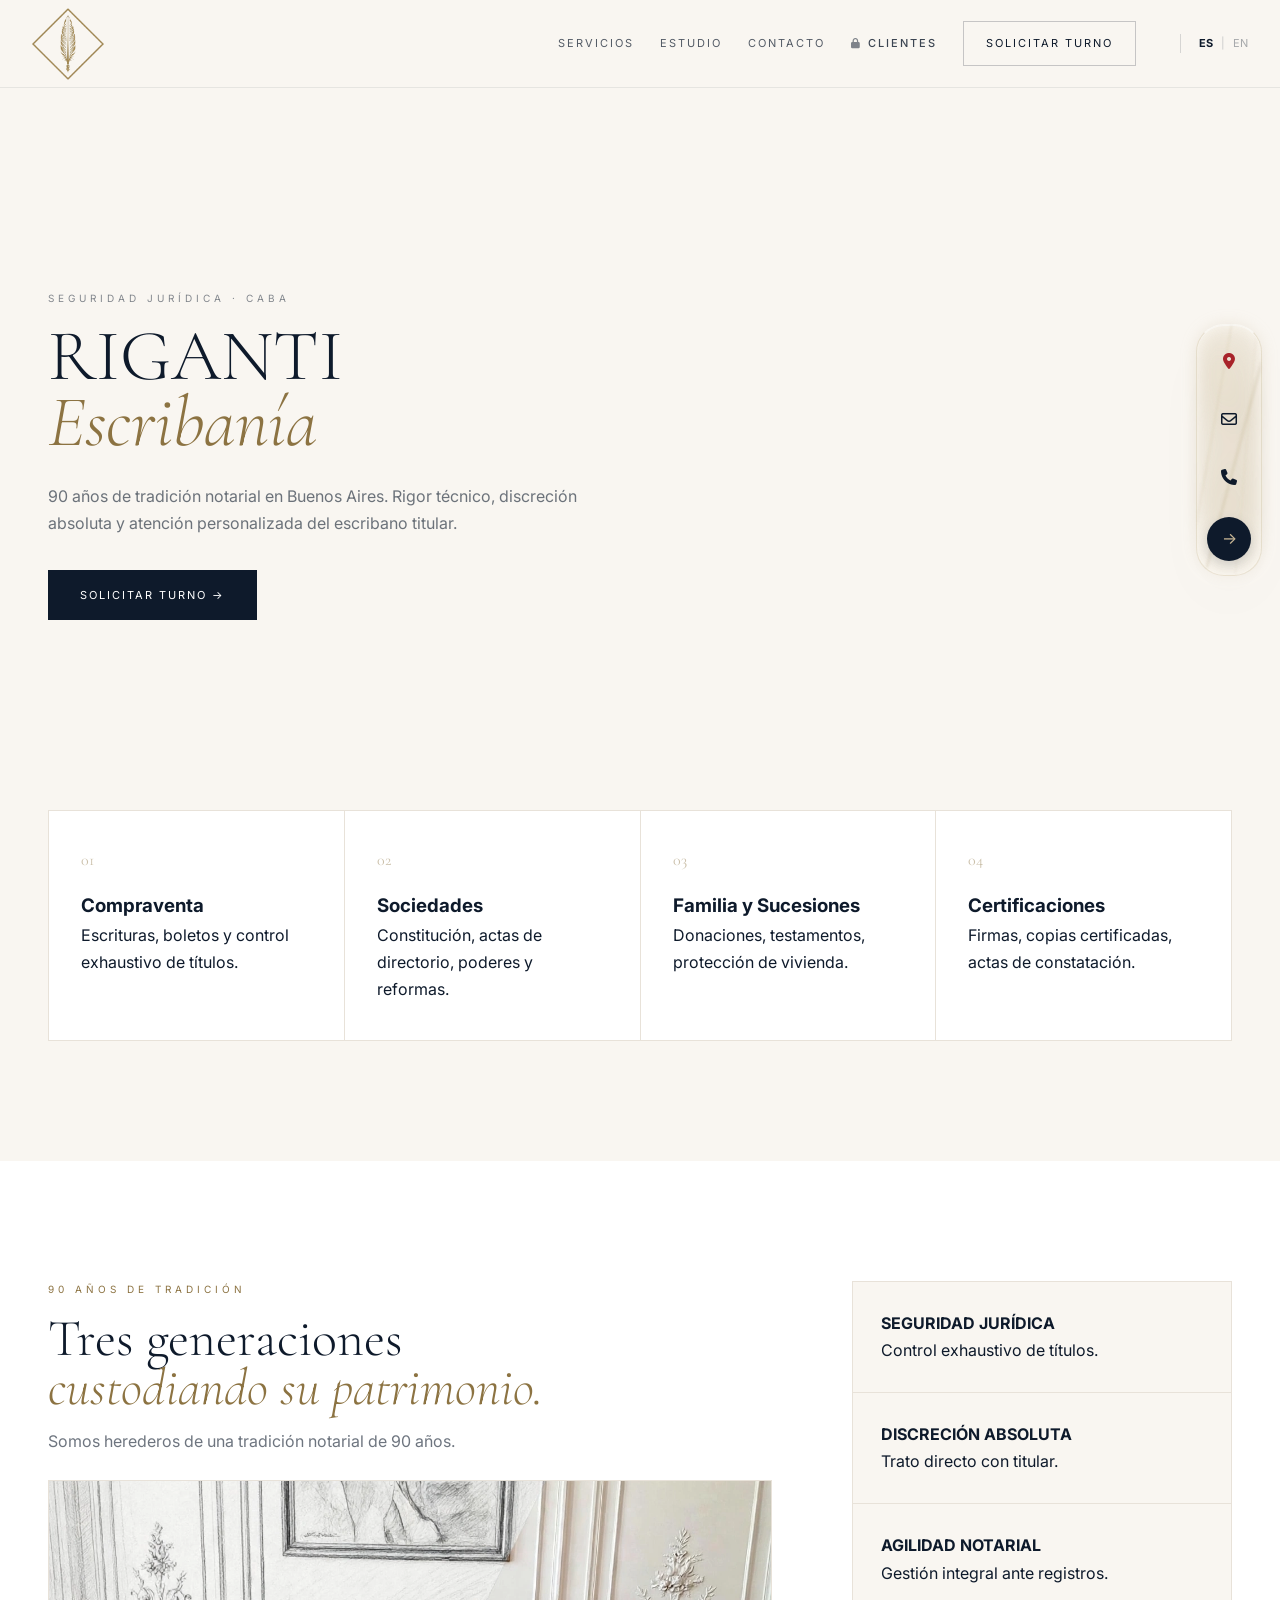
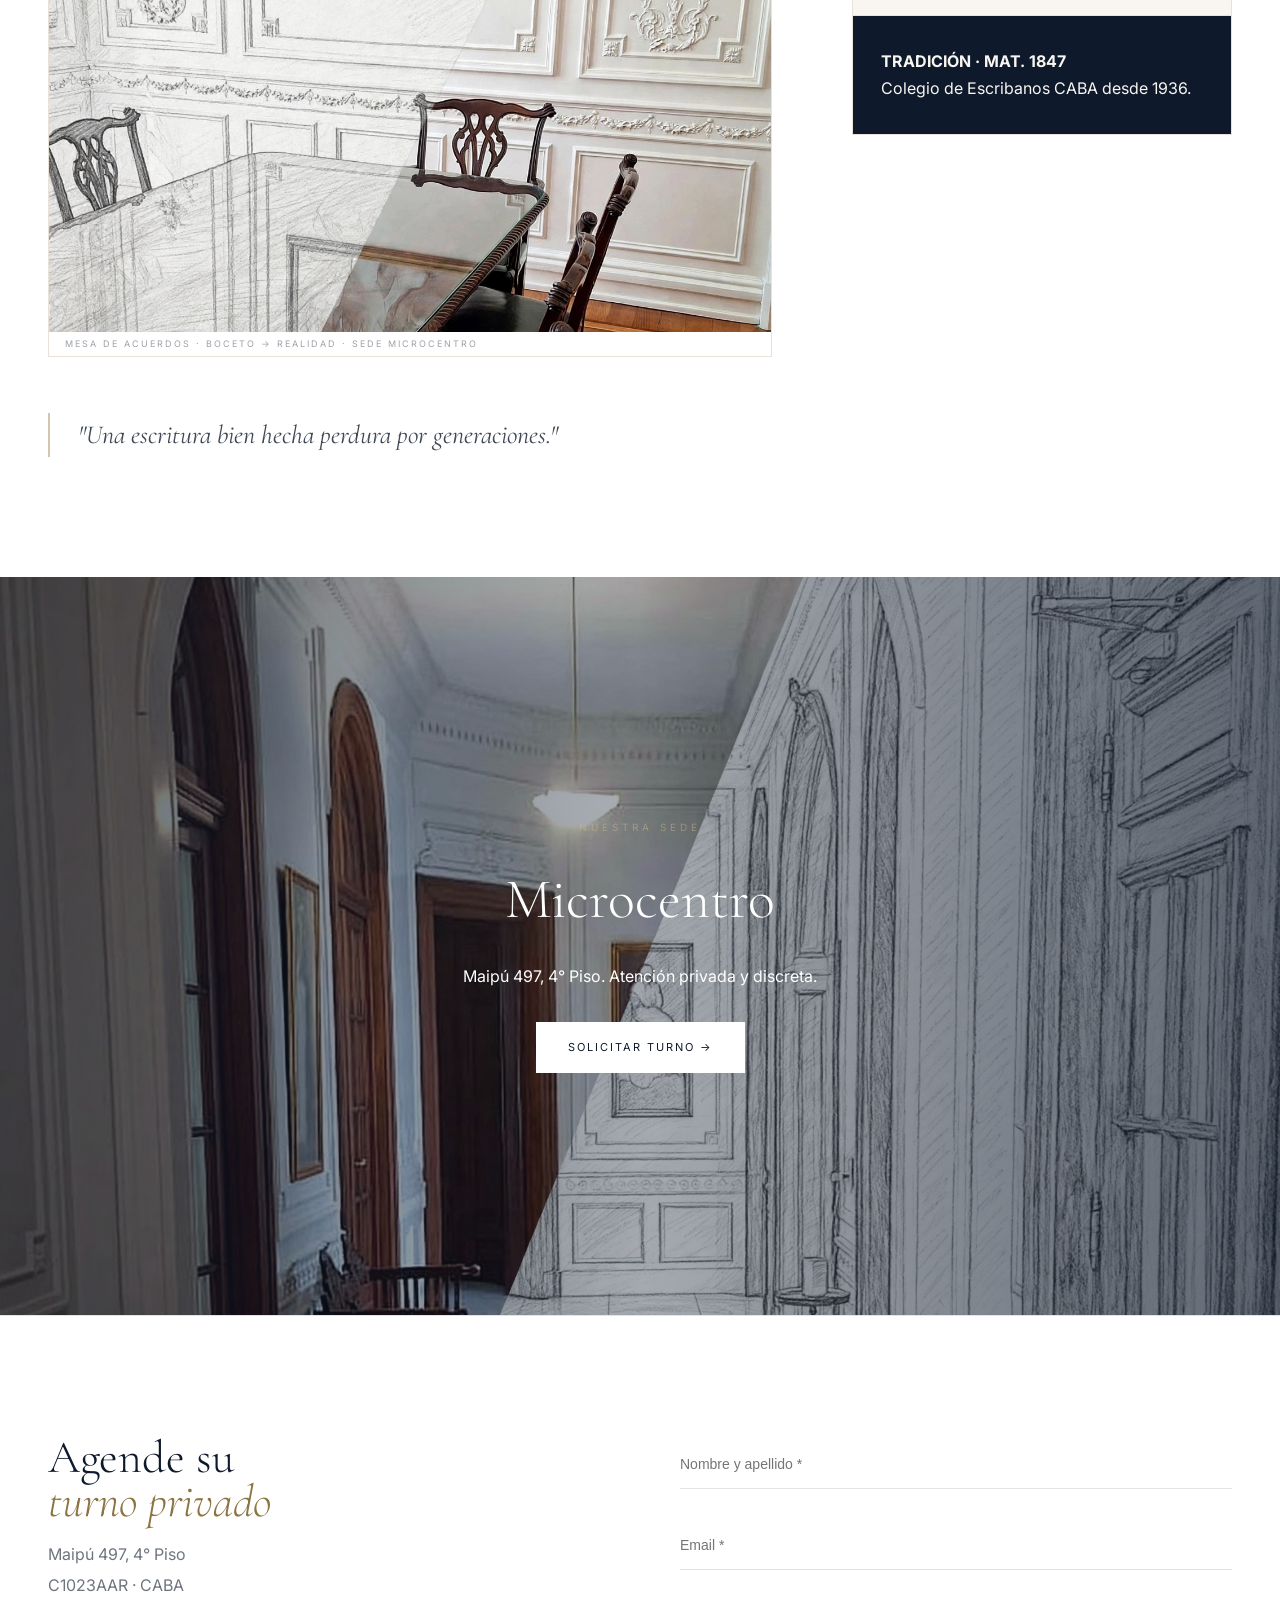
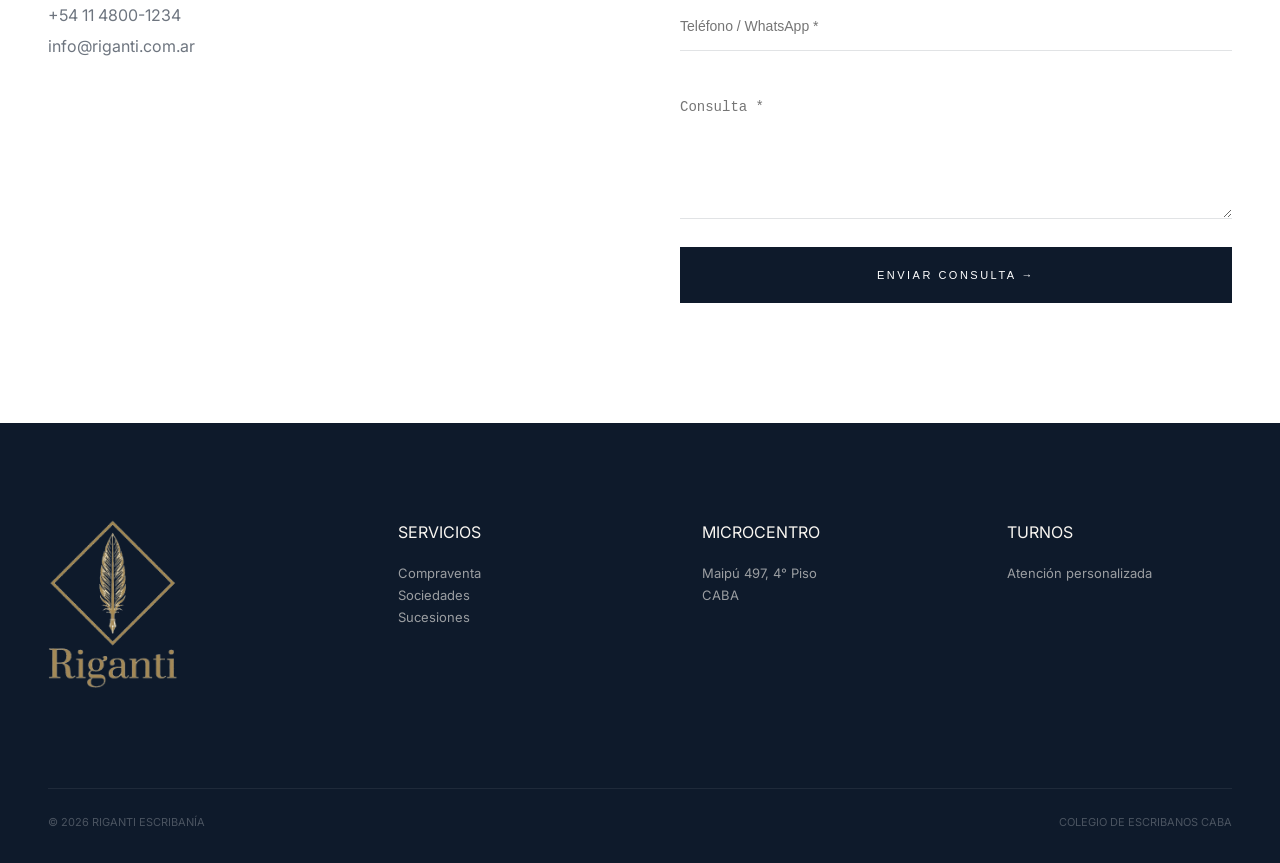
<file: index.html>
<!DOCTYPE html>
<html lang="es" class="scroll-smooth">
<head>
<meta charset="UTF-8">
<meta name="viewport" content="width=device-width, initial-scale=1.0">
<title>RIGANTI Escribanía | CABA</title>
<link rel="icon" type="image/png" href="favicon.png">
<link href="https://fonts.googleapis.com/css2?family=Cormorant+Garamond:ital,wght@0,300;0,400;0,600;1,300;1,400&family=Inter:wght@300;400;500;600&display=swap" rel="stylesheet">
<link rel="stylesheet" href="https://cdnjs.cloudflare.com/ajax/libs/font-awesome/6.5.0/css/all.min.css">
<style>
:root{--bg:#F9F6F1;--dark:#0E1A2B;--gold:#C9B896;--gold-d:#8C7342;--muted:rgba(14,26,43,.6);--border:#E8E2D9}
*{margin:0;padding:0;box-sizing:border-box}body{font-family:'Inter',sans-serif;background:var(--bg);color:var(--dark);line-height:1.7}
h1,h2{font-family:'Cormorant Garamond',serif;font-weight:300}.eyebrow{font-size:10px;letter-spacing:4px;opacity:.5;text-transform:uppercase;display:block;margin-bottom:16px}.eyebrow.gold{color:var(--gold-d);opacity:1}
.header-principal{position:fixed;top:0;left:0;right:0;z-index:1000;height:88px;display:flex;justify-content:space-between;align-items:center;padding:0 32px;background:rgba(249,246,241,.96);backdrop-filter:blur(14px);border-bottom:1px solid rgba(14,26,43,.08)}
.logo img{height:72px;width:auto;display:block}.nav-principal{display:flex;gap:26px;align-items:center}
.nav-principal a.nav-link{text-decoration:none;font-size:11px;letter-spacing:2px;color:var(--dark);opacity:.7}
.btn-header{border:1px solid rgba(14,26,43,.22);padding:12px 22px;text-decoration:none;font-size:11px;letter-spacing:2px;color:var(--dark)}
.lang-switch{margin-left:18px;border-left:1px solid rgba(14,26,43,.15);padding-left:18px;display:flex;gap:8px;font-size:11px;align-items:center}.active{font-weight:700}.inactive{opacity:.35;cursor:pointer}.sep{opacity:.2}
.nav-principal a.portal-link{color:var(--dark)!important;opacity:.8;display:inline-flex;align-items:center;gap:6px;font-weight:500;transition:.3s}.nav-principal a.portal-link:hover{color:var(--gold-d)!important;opacity:1!important}.nav-principal a.portal-link i{font-size:10px;opacity:.65;transform:translateY(-1px)}

/* ==========================================================================
   === MARMOL CARRARA 0.72 ETEREO + FILETE PULIDO + LACRE FIX + SHADOW ===
   ========================================================================== */
.barra-flotante-contacto {
  position: fixed !important;
  right: 18px !important;
  top: 50% !important;
  transform: translateY(-50%) !important;
  z-index: 9999 !important;
  display: flex !important;
  flex-direction: column !important;
  align-items: center !important;
  gap: 14px !important;
  
  /* 🏛️ EL FIX DE SILUETA: Restauramos la píldora perfecta con aire elegante */
  border-radius: 28px !important;
  padding: 14px 10px !important;
  width: auto !important;
  
  /* Tu exquisita base Carrara traslúcida y densa */
  background: rgba(253, 250, 244, 0.72) !important;
  backdrop-filter: blur(22px) saturate(160%) !important;
  -webkit-backdrop-filter: blur(22px) saturate(160%) !important;
  border: 1px solid rgba(201, 184, 150, 0.32) !important;
  border-top: 1px solid rgba(255, 255, 255, 0.8) !important;

  /* 🌌 LA MICRO-SOMBRA FANTASMA: Un suspiro de penumbra ultra-atenuado para despegar del blanco */
  box-shadow: 
    0 24px 64px rgba(14, 26, 43, 0.02),
    0 4px 16px rgba(14, 26, 43, 0.01),
    inset 0 1px 0 rgba(255, 255, 255, 0.95) !important;
}

/* Pseudo-elemento 1: Las nubes cromáticas de la piedra */
.barra-flotante-contacto::before {
  content: "" !important;
  position: absolute !important;
  inset: 0 !important; /* Corregido a 0 para que acompañe el contorno exacto de la píldora sin deformarse */
  border-radius: inherit !important;
  background: radial-gradient(ellipse 180px 220px at 28% 18%, rgba(201,184,150,0.26) 0%, rgba(201,184,150,0.12) 35%, transparent 68%),
             radial-gradient(ellipse 160px 200px at 72% 38%, rgba(140,115,66,0.16) 0%, transparent 65%),
             radial-gradient(ellipse 200px 140px at 45% 75%, rgba(201,184,150,0.20) 0%, transparent 60%),
             radial-gradient(ellipse 120px 120px at 65% 82%, rgba(140,115,66,0.10) 0%, transparent 70%) !important;
  filter: blur(8px) !important;
  pointer-events: none !important;
  z-index: 0 !important;
}

/* Pseudo-elemento 2: Las vetas finas minerales */
.barra-flotante-contacto::after {
  content: "" !important;
  position: absolute !important;
  inset: 0 !important;
  border-radius: inherit !important;
  background: linear-gradient(100deg, transparent 30%, rgba(201,184,150,0.18) 32%, transparent 34%),
             linear-gradient(105deg, transparent 55%, rgba(140,115,66,0.14) 57%, transparent 59%),
             linear-gradient(95deg, transparent 68%, rgba(201,184,150,0.12) 70%, transparent 72%) !important;
  filter: blur(1.2px) !important;
  pointer-events: none !important;
  z-index: 0 !important;
}

/* Iconos superiores (WhatsApp, sobre, teléfono) */
.item-flotante {
  width: 44px !important;
  height: 44px !important;
  display: flex !important;
  align-items: center !important;
  justify-content: center !important;
  color: var(--dark) !important;
  text-decoration: none !important;
  position: relative !important;
  z-index: 2 !important;
  transition: all 0.3s cubic-bezier(.25,1,.5,1) !important;
}

/* Botón inferior de acción azul noche */
.item-flotante.item-dorado {
  background: var(--dark) !important;
  color: var(--gold) !important;
  border-radius: 50% !important;
  margin-top: 4px !important;
  box-shadow: 0 4px 12px rgba(14,26,43,0.15) !important;
}

/* LACRE - SELECTOR CORREGIDO NATIVO */
.barra-flotante-contacto a.item-flotante:first-child i {
  color: #a8232a !important;
  font-size: 16px !important;
  opacity: 1 !important;
  transition: all 0.3s cubic-bezier(0.25, 1, 0.5, 1) !important;
}

/* Micro-animación líquida en el pin rojo al apoyar el cursor */
.barra-flotante-contacto a.item-flotante:first-child:hover i {
  color: #ce2c35 !important;
  transform: translateY(-3px) scale(1.05) !important;
}

.hero{min-height:90vh;padding:180px 48px 80px;display:flex;align-items:center}.hero-wrapper{max-width:820px}.hero h1{font-size:72px;line-height:.92;margin-bottom:28px}.hero h1 i{font-style:italic;color:var(--gold-d)}.hero p{max-width:560px;color:var(--muted)}
.btn-hero{display:inline-block;margin-top:32px;background:var(--dark);color:#fff;padding:16px 32px;text-decoration:none;font-size:11px;letter-spacing:2px}
.seccion-servicios{padding:0 48px 120px}.grid-servicios{display:grid;grid-template-columns:repeat(4,1fr);gap:1px;background:var(--border);border:1px solid var(--border)}.card-serv{background:#fff;padding:36px 32px}.card-num{font-family:'Cormorant Garamond',serif;color:rgba(140,115,66,.45);margin-bottom:16px}
.section-estudio{padding:120px 48px;background:#fff}.estudio-main{max-width:1280px;margin:0 auto;display:grid;grid-template-columns:1.15fr 380px;gap:80px;align-items:start}.valores-col{display:flex;flex-direction:column;gap:1px;background:var(--border);border:1px solid var(--border);position:sticky;top:120px}.tarjeta-valor{background:var(--bg);padding:28px}.tarjeta-valor.dark{background:var(--dark);color:#F9F6F1;padding:32px 28px}
.boceto-full-wrap{width:100%;overflow:hidden;border:1px solid var(--border);margin-top:24px;line-height:0}.boceto-full-img{width:100%;height:auto;aspect-ratio:16/10;object-fit:cover;display:block}.boceto-caption{display:block;padding:12px 16px;font-size:9px;letter-spacing:2px;opacity:.4;text-transform:uppercase;background:#fff}
.section-estudio blockquote{margin:56px 0 0 0;padding-left:28px;border-left:2px solid var(--gold);font-family:'Cormorant Garamond',serif;font-style:italic;font-size:26px;opacity:.8;max-width:520px}
.seccion-cierre{position:relative;height:82vh;min-height:640px;overflow:hidden;background:var(--dark);display:flex;align-items:center;justify-content:center}.imagen-hall-wrap{position:absolute;inset:0}.imagen-hall{width:100%;height:100%;object-fit:cover;object-position:center 38%}.overlay{position:absolute;inset:0;background:linear-gradient(90deg,rgba(14,26,43,.65),rgba(14,26,43,.35) 50%,rgba(14,26,43,.65))}.contenido-cierre{position:relative;z-index:3;text-align:center;color:#fff;max-width:620px}.contenido-cierre h2{font-size:56px}
.seccion-contacto{padding:120px 48px;background:#fff;border-top:1px solid var(--border)}.contacto-grid{max-width:1200px;margin:0 auto;display:grid;grid-template-columns:1fr 1fr;gap:80px}.form-contacto{display:flex;flex-direction:column;gap:28px}.form-contacto input,.form-contacto textarea{border:0;border-bottom:1px solid rgba(14,26,43,.12);padding:20px 0 16px 0;font-size:14px;background:transparent;outline:none}.form-contacto textarea{min-height:140px}.honeypot{display:none!important}.btn-enviar{background:var(--dark);color:#fff;height:56px;padding:0 32px;border:0;letter-spacing:2.5px;font-size:11px;cursor:pointer}
.footer-premium{background:var(--dark);color:#F9F6F1;padding:96px 48px 32px}.footer-grid{max-width:1280px;margin:0 auto;display:grid;grid-template-columns:1.2fr 1fr 1fr 1fr;gap:80px}.logo-footer-img{width:130px;height:auto;display:block;margin-bottom:20px}.footer-bottom{max-width:1280px;margin:80px auto 0;border-top:1px solid rgba(255,255,255,.07);padding-top:24px;font-size:11px;color:rgba(255,255,255,.25);display:flex;justify-content:space-between}
</style>
</head>
<body>
<header class="header-principal">
<a href="#" class="logo"><img src="logo-pluma-riganti-blanco-final.png" alt="RIGANTI"></a>
<nav class="nav-principal">
<a href="#servicios" class="nav-link" data-i18n="nav_serv">SERVICIOS</a>
<a href="#estudio" class="nav-link" data-i18n="nav_est">ESTUDIO</a>
<a href="#contacto" class="nav-link" data-i18n="nav_cont">CONTACTO</a>
<a href="portal.html" class="nav-link portal-link" data-i18n="nav_clientes"><i class="fa-solid fa-lock"></i>CLIENTES</a>
<a href="#contacto" class="btn-header" data-i18n="btn_turno_header">SOLICITAR TURNO</a>
<div class="lang-switch"><span id="btn-es" class="active" onclick="setLang('es')">ES</span><span class="sep">|</span><span id="btn-en" class="inactive" onclick="setLang('en')">EN</span></div>
</nav>
</header>
<div class="barra-flotante-contacto">
<a href="https://www.google.com/maps/place/Escriban%C3%ADa+Riganti/@-34.6024583,-58.3792124,682m/data=!3m2!1e3!4b1!4m6!3m5!1s0x95bccba231bf927d:0xa9496576cc417e6e!8m2!3d-34.6024627!4d-58.3766375!16s%2Fg%2F11rr2ff1bj?entry=ttu" target="_blank" class="item-flotante"><i class="fa-solid fa-location-dot"></i></a>
<a href="mailto:info@riganti.com.ar" class="item-flotante"><i class="fa-regular fa-envelope"></i></a>
<a href="tel:+541143220174" class="item-flotante"><i class="fa-solid fa-phone"></i></a>
<a href="#contacto" class="item-flotante item-dorado">→</a>
</div>
<section class="hero"><div class="hero-wrapper"><span class="eyebrow" data-i18n="hero_eyebrow">Seguridad jurídica · CABA</span><h1 data-i18n="hero_title">RIGANTI<br><i>Escribanía</i></h1><p data-i18n="hero_sub">90 años de tradición notarial en Buenos Aires. Rigor técnico, discreción absoluta y atención personalizada del escribano titular.</p><a href="#contacto" class="btn-hero" data-i18n="btn_turno">SOLICITAR TURNO →</a></div></section>
<section id="servicios" class="seccion-servicios"><div class="grid-servicios"><div class="card-serv"><div class="card-num">01</div><h3 data-i18n="serv_compra_t">Compraventa</h3><p data-i18n="serv_compra_d">Escrituras, boletos y control exhaustivo de títulos.</p></div><div class="card-serv"><div class="card-num">02</div><h3 data-i18n="serv_soc_t">Sociedades</h3><p data-i18n="serv_soc_d">Constitución, actas de directorio, poderes y reformas.</p></div><div class="card-serv"><div class="card-num">03</div><h3 data-i18n="serv_fam_t">Familia y Sucesiones</h3><p data-i18n="serv_fam_d">Donaciones, testamentos, protección de vivienda.</p></div><div class="card-serv"><div class="card-num">04</div><h3 data-i18n="serv_cert_t">Certificaciones</h3><p data-i18n="serv_cert_d">Firmas, copias certificadas, actas de constatación.</p></div></div></section>
<section id="estudio" class="section-estudio"><div class="estudio-main"><div><span class="eyebrow gold" data-i18n="estudio_eyebrow">90 AÑOS DE TRADICIÓN</span><h2 style="font-size:52px;line-height:.95" data-i18n="estudio_title">Tres generaciones<br><i style="font-family:'Cormorant Garamond',serif;font-style:italic;color:var(--gold-d)">custodiando su patrimonio.</i></h2><p style="margin-top:16px;opacity:.6;max-width:520px" data-i18n="estudio_p">Somos herederos de una tradición notarial de 90 años.</p><div class="boceto-full-wrap"><img src="sala-escribania-mitad.jpg" class="boceto-full-img" alt="Mesa" loading="lazy"><span class="boceto-caption">Mesa de acuerdos · Boceto → Realidad · Sede Microcentro</span></div><blockquote data-i18n="estudio_quote">"Una escritura bien hecha perdura por generaciones."</blockquote></div><div class="valores-col"><div class="tarjeta-valor"><h4 data-i18n="val_seg_t">SEGURIDAD JURÍDICA</h4><p data-i18n="val_seg_d">Control exhaustivo de títulos.</p></div><div class="tarjeta-valor"><h4 data-i18n="val_disc_t">DISCRECIÓN ABSOLUTA</h4><p data-i18n="val_disc_d">Trato directo con titular.</p></div><div class="tarjeta-valor"><h4 data-i18n="val_agil_t">AGILIDAD NOTARIAL</h4><p data-i18n="val_agil_d">Gestión integral ante registros.</p></div><div class="tarjeta-valor dark"><h4>TRADICIÓN · MAT. 1847</h4><p>Colegio de Escribanos CABA desde 1936.</p></div></div></div></section>
<section class="seccion-cierre"><div class="imagen-hall-wrap"><img src="hall-escribania-mitad.jpg" class="imagen-hall" alt="Hall" loading="lazy"><div class="overlay"></div></div><div class="contenido-cierre"><span class="eyebrow" style="color:var(--gold)" data-i18n="sede_eyebrow">NUESTRA SEDE</span><h2 data-i18n="sede_title">Microcentro</h2><p style="margin-top:16px" data-i18n="sede_desc">Maipú 497, 4° Piso. Atención privada y discreta.</p><a href="#contacto" class="btn-hero" style="background:#fff;color:var(--dark)" data-i18n="btn_turno">SOLICITAR TURNO →</a></div></section>
<section id="contacto" class="seccion-contacto"><div class="contacto-grid"><div><h2 style="font-size:46px;line-height:.95" data-i18n="contacto_title">Agende su<br><i style="font-family:'Cormorant Garamond',serif;font-style:italic;color:var(--gold-d)">turno privado</i></h2><p style="margin-top:16px;opacity:.6;line-height:1.9" data-i18n="contacto_info">Maipú 497, 4° Piso<br>C1023AAR · CABA<br>+54 11 4800-1234<br>info@riganti.com.ar</p></div><form class="form-contacto" id="formContacto"><input type="text" name="website" class="honeypot"><input type="text" name="nombre" data-i18n-placeholder="form_nombre" placeholder="Nombre y apellido *" required><input type="email" name="email" data-i18n-placeholder="form_email" placeholder="Email *" required><input type="tel" name="telefono" data-i18n-placeholder="form_tel" placeholder="Teléfono *" required><textarea name="mensaje" data-i18n-placeholder="form_msg" placeholder="Consulta *" required></textarea><button type="submit" class="btn-enviar" data-i18n="form_btn">ENVIAR CONSULTA →</button><p id="formStatus" style="font-size:12px;display:none"></p></form></div></section>
<footer class="footer-premium"><div class="footer-grid"><div><img src="logo-completo-pluma-transparente.png" alt="RIGANTI" class="logo-footer-img"></div><div><span>SERVICIOS</span><p style="margin-top:16px;font-size:13px;opacity:.6">Compraventa<br>Sociedades<br>Sucesiones</p></div><div><span>MICROCENTRO</span><p style="margin-top:16px;font-size:13px;opacity:.6">Maipú 497, 4° Piso<br>CABA</p></div><div><span>TURNOS</span><p style="margin-top:16px;font-size:13px;opacity:.6">Atención personalizada</p></div></div><div class="footer-bottom"><span>© 2026 RIGANTI ESCRIBANÍA</span><span>COLEGIO DE ESCRIBANOS CABA</span></div></footer>
<script>
const T={
es:{nav_serv:"SERVICIOS",nav_est:"ESTUDIO",nav_cont:"CONTACTO",nav_clientes:'<i class="fa-solid fa-lock"></i>CLIENTES',btn_turno_header:"SOLICITAR TURNO",hero_eyebrow:"Seguridad jurídica · CABA",hero_title:"RIGANTI<br><i>Escribanía</i>",hero_sub:"90 años de tradición notarial en Buenos Aires. Rigor técnico, discreción absoluta y atención personalizada del escribano titular.",btn_turno:"SOLICITAR TURNO →",serv_compra_t:"Compraventa",serv_compra_d:"Escrituras, boletos y control exhaustivo de títulos.",serv_soc_t:"Sociedades",serv_soc_d:"Constitución, actas de directorio, poderes y reformas.",serv_fam_t:"Familia y Sucesiones",serv_fam_d:"Donaciones, testamentos, protección de vivienda.",serv_cert_t:"Certificaciones",serv_cert_d:"Firmas, copias certificadas, actas de constatación.",estudio_eyebrow:"90 AÑOS DE TRADICIÓN",estudio_title:'Tres generaciones<br><i style="font-family:\'Cormorant Garamond\',serif;font-style:italic;color:var(--gold-d)">custodiando su patrimonio.</i>',estudio_p:"Somos herederos de una tradición notarial de 90 años.",estudio_quote:'"Una escritura bien hecha perdura por generaciones."',val_seg_t:"SEGURIDAD JURÍDICA",val_seg_d:"Control exhaustivo de títulos.",val_disc_t:"DISCRECIÓN ABSOLUTA",val_disc_d:"Trato directo con titular.",val_agil_t:"AGILIDAD NOTARIAL",val_agil_d:"Gestión integral ante registros.",sede_eyebrow:"NUESTRA SEDE",sede_title:"Microcentro",sede_desc:"Maipú 497, 4° Piso. Atención privada y discreta.",contacto_title:'Agende su<br><i style="font-family:\'Cormorant Garamond\',serif;font-style:italic;color:var(--gold-d)">turno privado</i>',contacto_info:"Maipú 497, 4° Piso<br>C1023AAR · CABA<br>+54 11 4800-1234<br>info@riganti.com.ar",form_nombre:"Nombre y apellido *",form_email:"Email *",form_tel:"Teléfono / WhatsApp *",form_msg:"Consulta *",form_btn:"ENVIAR CONSULTA →"},
en:{nav_serv:"SERVICES",nav_est:"ABOUT",nav_cont:"CONTACT",nav_clientes:'<i class="fa-solid fa-lock"></i>CLIENTS',btn_turno_header:"BOOK APPOINTMENT",hero_eyebrow:"Legal security · CABA",hero_title:"RIGANTI<br><i>Notary Office</i>",hero_sub:"90 years of notarial tradition in Buenos Aires. Technical rigor, absolute discretion.",btn_turno:"BOOK APPOINTMENT →",serv_compra_t:"Real Estate",serv_compra_d:"Deeds, title search and debt control.",serv_soc_t:"Corporate",serv_soc_d:"Incorporation, board minutes and powers.",serv_fam_t:"Family & Probate",serv_fam_d:"Donations, wills and homestead protection.",serv_cert_t:"Certifications",serv_cert_d:"Signature certification and notarial acts.",estudio_eyebrow:"90 YEARS OF TRADITION",estudio_title:'Three generations<br><i style="font-family:\'Cormorant Garamond\',serif;font-style:italic;color:var(--gold-d)">safeguarding your assets.</i>',estudio_p:"We are heirs to a 90-year notarial tradition.",estudio_quote:'"A well-drafted deed endures for generations."',val_seg_t:"LEGAL SECURITY",val_seg_d:"Exhaustive title search.",val_disc_t:"ABSOLUTE DISCRETION",val_disc_d:"Direct dealing with notary.",val_agil_t:"NOTARIAL AGILITY",val_agil_d:"Comprehensive management.",sede_eyebrow:"OUR OFFICE",sede_title:"Downtown",sede_desc:"Maipú 497, 4th Floor. Private attention.",contacto_title:'Book your<br><i style="font-family:\'Cormorant Garamond\',serif;font-style:italic;color:var(--gold-d)">private appointment</i>',contacto_info:"Maipú 497, 4th Floor<br>C1023AAR · CABA<br>+54 11 4800-1234<br>info@riganti.com.ar",form_nombre:"Full name *",form_email:"Email *",form_tel:"Phone / WhatsApp *",form_msg:"Inquiry *",form_btn:"SEND INQUIRY →"}
};
function setLang(l){
  localStorage.setItem('riganti_lang',l);
  document.getElementById('btn-es').className=l==='es'?'active':'inactive';
  document.getElementById('btn-en').className=l==='en'?'active':'inactive';
  document.querySelectorAll('[data-i18n]').forEach(el=>{
    const k=el.getAttribute('data-i18n');
    if(T[l][k])el.innerHTML=T[l][k]
  });
  document.querySelectorAll('[data-i18n-placeholder]').forEach(el=>{
    const k=el.getAttribute('data-i18n-placeholder');
    if(T[l][k])el.placeholder=T[l][k]
  });
  document.documentElement.lang=l;

  // FIX: actualiza el link de CLIENTES para que el portal abra en el mismo idioma
  const portalLink = document.querySelector('a[href*="portal.html"]');
  if(portalLink){
    portalLink.href = l==='en'? 'portal.html?lang=en' : 'portal.html?lang=es';
  }
}
setLang(localStorage.getItem('riganti_lang')||'es');
document.getElementById('formContacto').addEventListener('submit',function(e){e.preventDefault();if(this.website.value)return;const s=document.getElementById('formStatus');s.style.display='block';s.textContent=localStorage.getItem('riganti_lang')==='en'?'✓ Inquiry sent':'✓ Consulta enviada';this.reset()});
</script>
</body>
</html>
</file>
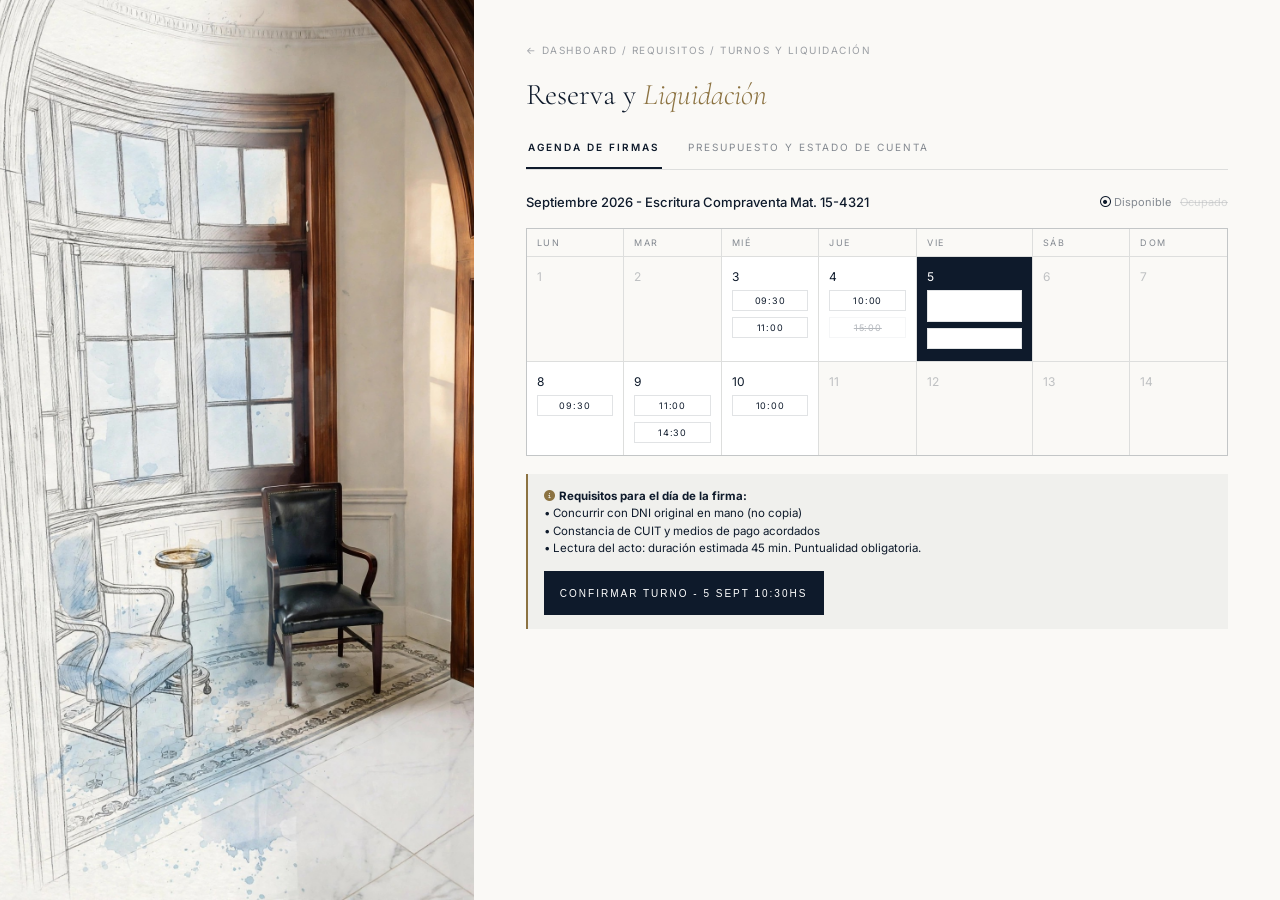
<file: boveda.html>
<!DOCTYPE html>
<html lang="es">
<head>
<meta charset="UTF-8"><meta name="viewport" content="width=device-width, initial-scale=1.0">
<title>Turnos y Liquidación | RIGANTI</title>
<link href="https://fonts.googleapis.com/css2?family=Cormorant+Garamond:ital,wght@0,300;0,400;1,300&family=Inter:wght@300;400;500;600&display=swap" rel="stylesheet">
<link rel="stylesheet" href="https://cdnjs.cloudflare.com/ajax/libs/font-awesome/6.5.0/css/all.min.css">
<link rel="stylesheet" href="css/portal.css">
<style>
/* ESTILOS SOLO DE ESTA PÁGINA */
.header h1{font-family:'Cormorant Garamond',serif;font-size:30px;font-weight:300}.header h1 i{font-style:italic;color:var(--gold)}
.tabs{display:flex;gap:24px;border-bottom:1px solid var(--line);margin:28px 0 24px}.tab{font-size:10px;letter-spacing:2px;text-transform:uppercase;padding:0 2px 14px;border-bottom:2px solid transparent;cursor:pointer;color:rgba(14,26,43,0.5)}.tab.active{color:var(--text);border-color:var(--text);font-weight:600}
.panel{display:none}.panel.active{display:block}
.cal-head{display:flex;justify-content:space-between;align-items:center;margin-bottom:18px;flex-wrap:wrap;gap:10px}
.cal-grid{display:grid;grid-template-columns:repeat(7,1fr);gap:1px;background:var(--line);border:1px solid var(--line)}
.cal-day{background:var(--card);padding:12px 10px;min-height:78px;font-size:12px}.cal-day.head{background:var(--bg);min-height:auto;font-size:9px;letter-spacing:1.5px;text-transform:uppercase;color:rgba(14,26,43,0.5);padding:8px 10px}
.cal-day.disabled{color:rgba(14,26,43,0.25);background:#FAF9F6}
.cal-day.free{cursor:pointer}.cal-day.free:hover{background:rgba(140,115,66,0.06)}
.cal-day.selected{background:var(--text);color:#fff}
.slot{margin-top:6px;font-size:9px;border:1px solid var(--line);padding:4px 6px;display:block;text-align:center;letter-spacing:0.8px;background:#fff}
.slot.taken{opacity:0.3;text-decoration:line-through;pointer-events:none}
.cal-day.selected.slot{background:transparent;color:rgba(255,255,255,0.7);border-color:rgba(255,255,255,0.2)}
.cal-day.selected.slot.active-slot{background:#fff;color:var(--text);font-weight:600}
.alert-box{margin-top:18px;background:rgba(14,26,43,0.04);border-left:2px solid var(--gold);padding:14px 16px;font-size:11.5px;line-height:1.5}
.liquidacion{display:grid;grid-template-columns:1.2fr 0.8fr;gap:16px}
.liq-card{background:var(--card);border:1px solid var(--line);padding:22px}
.liq-card h3{font-size:10px;letter-spacing:2px;text-transform:uppercase;color:var(--gold);margin-bottom:16px}
.liq-row{display:flex;justify-content:space-between;font-size:12.5px;padding:10px 0;border-bottom:1px solid rgba(14,26,43,0.06)}.liq-row.total{font-weight:600;border-bottom:none;font-size:13.5px;padding-top:14px;margin-top:6px;border-top:1px solid var(--text)}
.liq-row.saldo{font-weight:600;color:var(--gold)}
.btn{height:44px;width:100%;background:var(--text);color:#fff;border:1px solid var(--text);font-size:10px;letter-spacing:2px;text-transform:uppercase;display:flex;align-items:center;justify-content:center;gap:8px;cursor:pointer;margin-top:14px}
.btn.outline{background:transparent;color:var(--text)}
.bank{background:rgba(14,26,43,0.03);padding:14px;margin-top:14px;font-size:11px;line-height:1.6}
.upload-comp{border:1px dashed var(--line);padding:14px;text-align:center;margin-top:12px;cursor:pointer;font-size:11px}
@media(max-width:900px){.liquidacion{grid-template-columns:1fr}}
</style>
</head>
<body>
<div class="sidebar"><img src="hall-portal-riganti-final.jpg" alt="RIGANTI"></div>
<div class="main">
  <div class="breadcrumb"><a href="dashboard.html">← Dashboard</a> / <a href="tramite.html">Requisitos</a> / Turnos y Liquidación</div>
  <div class="header"><h1>Reserva y <i>Liquidación</i></h1></div>

  <div class="tabs">
    <div class="tab active" onclick="switchTab('turnos')">Agenda de Firmas</div>
    <div class="tab" onclick="switchTab('liq')">Presupuesto y Estado de Cuenta</div>
  </div>

  <div id="panel-turnos" class="panel active">
    <div class="cal-head">
      <h3 style="font-size:13px;font-weight:500">Septiembre 2026 - Escritura Compraventa Mat. 15-4321</h3>
      <div style="font-size:11px;color:rgba(14,26,43,0.5)"><i class="fa-regular fa-circle-dot" style="color:var(--text)"></i> Disponible &nbsp; <span style="opacity:0.3;text-decoration:line-through">Ocupado</span></div>
    </div>
    <div class="cal-grid">
      <div class="cal-day head">Lun</div><div class="cal-day head">Mar</div><div class="cal-day head">Mié</div><div class="cal-day head">Jue</div><div class="cal-day head">Vie</div><div class="cal-day head">Sáb</div><div class="cal-day head">Dom</div>
      <div class="cal-day disabled">1</div><div class="cal-day disabled">2</div><div class="cal-day free">3 <span class="slot">09:30</span><span class="slot">11:00</span></div>
      <div class="cal-day free">4 <span class="slot">10:00</span><span class="slot taken">15:00</span></div>
      <div class="cal-day free selected">5 <span class="slot active-slot">10:30 SELECCIONADO</span><span class="slot">16:00</span></div>
      <div class="cal-day disabled">6</div><div class="cal-day disabled">7</div>
      <div class="cal-day free">8 <span class="slot">09:30</span></div><div class="cal-day free">9 <span class="slot">11:00</span><span class="slot">14:30</span></div><div class="cal-day free">10 <span class="slot">10:00</span></div><div class="cal-day disabled">11</div><div class="cal-day disabled">12</div><div class="cal-day disabled">13</div><div class="cal-day disabled">14</div>
    </div>
    <div class="alert-box">
      <strong><i class="fa-solid fa-circle-info" style="color:var(--gold)"></i> Requisitos para el día de la firma:</strong><br>
      • Concurrir con DNI original en mano (no copia)<br>
      • Constancia de CUIT y medios de pago acordados<br>
      • Lectura del acto: duración estimada 45 min. Puntualidad obligatoria.<br>
      <button class="btn" style="max-width:280px;margin-top:14px">Confirmar Turno - 5 Sept 10:30hs</button>
    </div>
  </div>

  <div id="panel-liq" class="panel">
    <div class="liquidacion">
      <div class="liq-card">
        <h3>Apertura de cotización</h3>
        <div class="liq-row"><span>Honorarios Profesionales</span><span>$ 1.850.000</span></div>
        <div class="liq-row"><span>Aportes e Impuestos</span><span>$ 2.420.000</span></div>
        <div class="liq-row"><span>Gastos Gestoría y Certificados</span><span>$ 380.000</span></div>
        <div class="liq-row total"><span>Monto Total Acto</span><span>$ 4.650.000</span></div>
      </div>
      <div class="liq-card">
        <h3>Estado de cuenta</h3>
        <div class="liq-row"><span>Total</span><span>$ 4.650.000</span></div>
        <div class="liq-row"><span>Seña / Gastos adelantados</span><span style="color:#0F5132">- $ 800.000</span></div>
        <div class="liq-row saldo"><span>Saldo pendiente</span><span>$ 3.850.000</span></div>
        <div class="bank">
          <strong>Datos para transferencia</strong><br>
          RIGANTI Escribanía - CUIT 30-XXXX<br>
          CBU: 0070 1234 0000 0000 1234 56<br>
          Alias: RIGANTI.ESCRIBANIA
        </div>
        <div class="upload-comp" onclick="alert('Abrir selector de comprobante')"><i class="fa-solid fa-paperclip"></i> Adjuntar comprobante de depósito</div>
        <button class="btn"><i class="fa-solid fa-file-invoice"></i> Descargar Presupuesto PDF</button>
        <button class="btn outline">Solicitar factura A</button>
      </div>
    </div>
  </div>
</div>

<script>
function switchTab(t){
  document.querySelectorAll('.tab').forEach(e=>e.classList.remove('active'));
  document.querySelectorAll('.panel').forEach(e=>e.classList.remove('active'));
  if(t==='turnos'){
    document.querySelectorAll('.tab')[0].classList.add('active');
    document.getElementById('panel-turnos').classList.add('active');
  } else {
    document.querySelectorAll('.tab')[1].classList.add('active');
    document.getElementById('panel-liq').classList.add('active');
  }
}

// ABRE DIRECTO EN LIQUIDACIÓN SI VENÍS DE DASHBOARD -> PRESUPUESTOS
if(localStorage.getItem('tab')==='liq'){
  switchTab('liq');
  localStorage.removeItem('tab');
}

// Selección de horarios
document.querySelectorAll('.cal-day.free.slot:not(.taken)').forEach(s=>s.addEventListener('click',e=>{
  e.stopPropagation();
  document.querySelectorAll('.cal-day').forEach(d=>d.classList.remove('selected'));
  document.querySelectorAll('.slot').forEach(sl=>sl.classList.remove('active-slot'));
  const day = e.target.closest('.cal-day');
  day.classList.add('selected');
  e.target.classList.add('active-slot');
}));
</script>
</body>
</html>
</file>
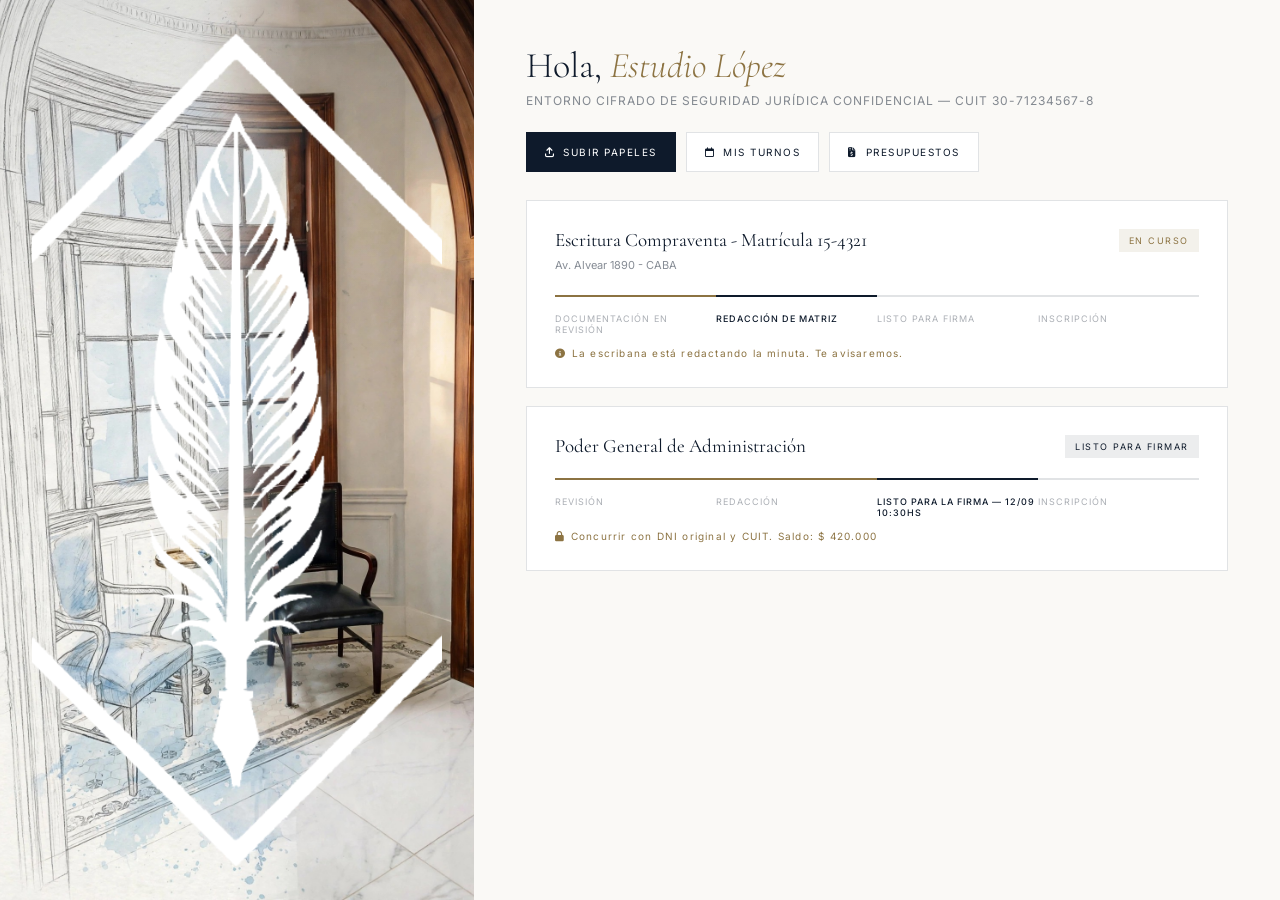
<file: dashboard.html>
<!DOCTYPE html>
<html lang="es">
<head>
<meta charset="UTF-8"><meta name="viewport" content="width=device-width, initial-scale=1.0">
<title>Dashboard | RIGANTI Escribanía</title>
<link href="https://fonts.googleapis.com/css2?family=Cormorant+Garamond:ital,wght@0,300;0,400;1,300&family=Inter:wght@300;400;500&display=swap" rel="stylesheet">
<link rel="stylesheet" href="https://cdnjs.cloudflare.com/ajax/libs/font-awesome/6.5.0/css/all.min.css">
<link rel="stylesheet" href="css/portal.css">
<style>
/* SOLO DASHBOARD */
.sidebar-overlay{position:absolute;inset:0;background:linear-gradient(to bottom, rgba(14,26,43,0.1), rgba(14,26,43,0.0) 40%);padding:32px}
.sidebar-logo{height:42px;filter:brightness(0) invert(1)}
.main-header h1{font-family:'Cormorant Garamond',serif;font-size:36px;font-weight:300} 
.main-header h1 i{font-style:italic;color:var(--gold)}
.main-header p{font-size:12px;letter-spacing:1px;color:rgba(14,26,43,0.5);margin-top:6px;text-transform:uppercase}
.quick-actions{display:flex;gap:10px;margin:24px 0 28px;flex-wrap:wrap}
.btn-quick{height:40px;padding:0 18px;border:1px solid var(--line);background:var(--card);font-size:10px;letter-spacing:1.5px;text-transform:uppercase;display:flex;align-items:center;gap:8px;cursor:pointer;color:var(--text);text-decoration:none}
.btn-quick.primary{background:var(--text);color:#fff;border-color:var(--text)}
.tramite-card{background:var(--card);border:1px solid var(--line);padding:28px;margin-bottom:18px;transition:border-color .2s}
.tramite-card:hover{border-color:var(--gold)}
.tramite-top{display:flex;justify-content:space-between;align-items:flex-start;margin-bottom:20px}
.tramite-top h3{font-family:'Cormorant Garamond',serif;font-size:19px;font-weight:400;line-height:1.2}
.tramite-top span{font-size:9px;letter-spacing:1.5px;text-transform:uppercase;background:rgba(140,115,66,0.1);color:var(--gold);padding:6px 10px;white-space:nowrap}
.progress{display:flex;gap:0;margin-top:10px}
.progress-step{flex:1;position:relative;padding-top:18px;font-size:9px;letter-spacing:1px;text-transform:uppercase;color:rgba(14,26,43,0.35)}
.progress-step::before{content:'';position:absolute;top:0;left:0;width:100%;height:2px;background:var(--line)}
.progress-step.active{color:var(--text);font-weight:500}
.progress-step.active::before{background:var(--text)}
.progress-step.done::before{background:var(--gold)}
.status{font-size:10px;color:var(--gold);letter-spacing:1.2px;margin-top:12px;display:flex;align-items:center;gap:6px}
</style>
</head>
<body>
<div class="sidebar"><img src="hall-portal-riganti-final.jpg" alt=""><div class="sidebar-overlay"><img src="logo-pluma-riganti-blanco-final.png" class="sidebar-logo" alt="RIGANTI"></div></div>
<div class="main">
  <div class="main-header"><h1>Hola, <i>Estudio López</i></h1><p>Entorno cifrado de seguridad jurídica confidencial — CUIT 30-71234567-8</p></div>
  
  <div class="quick-actions">
    <a href="tramite.html" class="btn-quick primary"><i class="fa-solid fa-arrow-up-from-bracket"></i> Subir Papeles</a>
    <a href="boveda.html" class="btn-quick"><i class="fa-regular fa-calendar"></i> Mis Turnos</a>
    <a href="boveda.html" onclick="localStorage.setItem('tab','liq')" class="btn-quick"><i class="fa-solid fa-file-invoice-dollar"></i> Presupuestos</a>
  </div>

  <!-- TRAMITE 1 CLICKEABLE -->
  <a href="tramite.html" style="text-decoration:none;color:inherit">
  <div class="tramite-card">
    <div class="tramite-top"><h3>Escritura Compraventa - Matrícula 15-4321<br><small style="font-family:Inter;font-size:11px;color:rgba(14,26,43,0.5)">Av. Alvear 1890 - CABA</small></h3><span>En curso</span></div>
    <div class="progress">
      <div class="progress-step done">Documentación en Revisión</div>
      <div class="progress-step active">Redacción de Matriz</div>
      <div class="progress-step">Listo para Firma</div>
      <div class="progress-step">Inscripción</div>
    </div>
    <div class="status"><i class="fa-solid fa-circle-info"></i> La escribana está redactando la minuta. Te avisaremos.</div>
  </div>
  </a>

  <!-- TRAMITE 2 CLICKEABLE -->
  <a href="tramite.html" style="text-decoration:none;color:inherit">
  <div class="tramite-card">
    <div class="tramite-top"><h3>Poder General de Administración</h3><span style="background:rgba(14,26,43,0.08);color:var(--text)">Listo para firmar</span></div>
    <div class="progress">
      <div class="progress-step done">Revisión</div>
      <div class="progress-step done">Redacción</div>
      <div class="progress-step active">Listo para la Firma — 12/09 10:30hs</div>
      <div class="progress-step">Inscripción</div>
    </div>
    <div class="status"><i class="fa-solid fa-lock"></i> Concurrir con DNI original y CUIT. Saldo: $ 420.000</div>
  </div>
  </a>

</div>
</body>
</html>
</file>
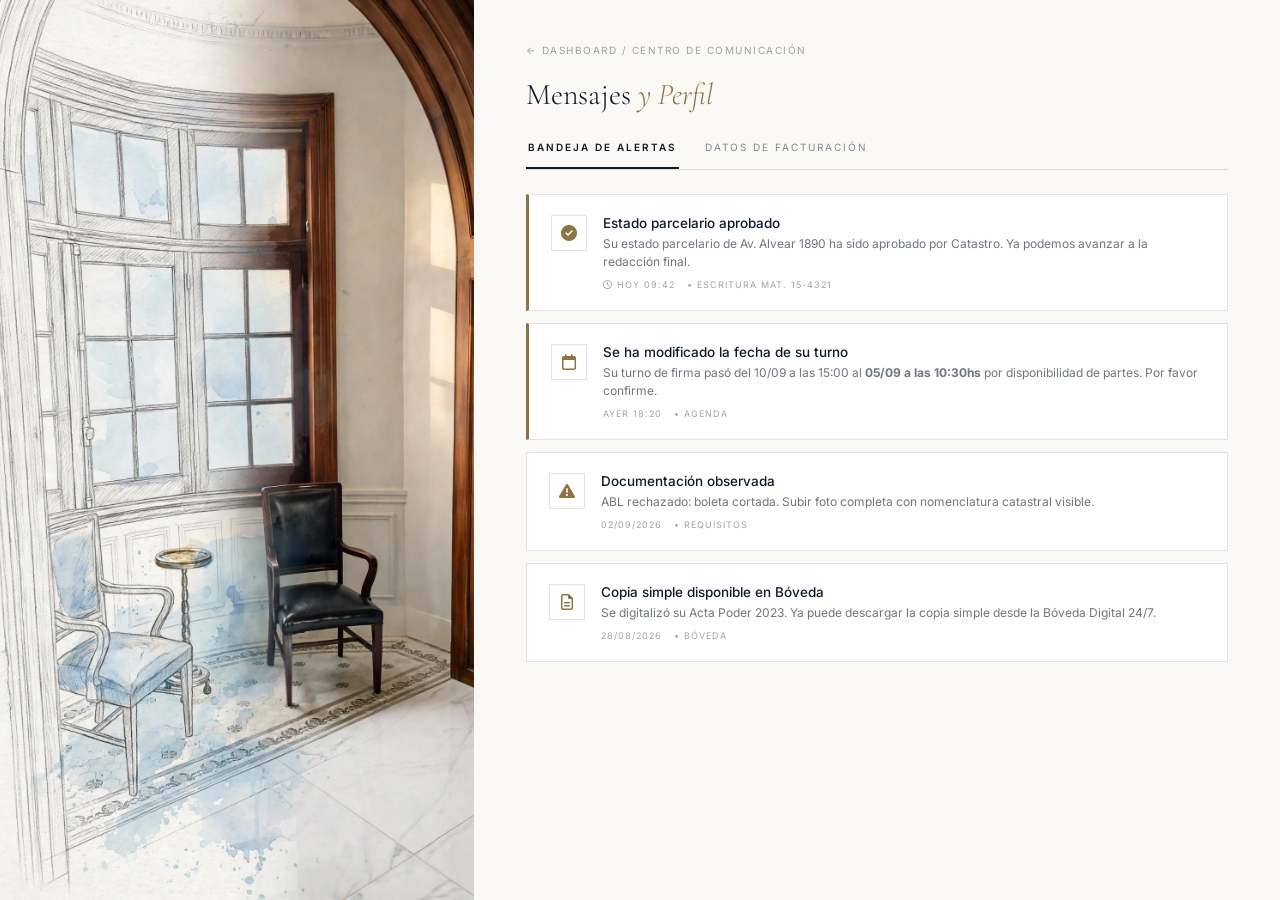
<file: mensajes.html>
<!DOCTYPE html>
<html lang="es">
<head>
<meta charset="UTF-8"><meta name="viewport" content="width=device-width, initial-scale=1.0">
<title>Mensajes y Configuración | RIGANTI</title>
<link href="https://fonts.googleapis.com/css2?family=Cormorant+Garamond:ital,wght@0,300;0,400;1,300&family=Inter:wght@300;400;500;600&display=swap" rel="stylesheet">
<link rel="stylesheet" href="https://cdnjs.cloudflare.com/ajax/libs/font-awesome/6.5.0/css/all.min.css">
<link rel="stylesheet" href="css/portal.css">
<style>
.header h1{font-family:'Cormorant Garamond',serif;font-size:30px;font-weight:300}.header h1 i{font-style:italic;color:var(--gold)}
.tabs{display:flex;gap:24px;border-bottom:1px solid var(--line);margin:28px 0 24px}.tab{font-size:10px;letter-spacing:2px;text-transform:uppercase;padding:0 2px 14px;border-bottom:2px solid transparent;cursor:pointer;color:rgba(14,26,43,0.5)}.tab.active{color:var(--text);border-color:var(--text);font-weight:600}
.panel{display:none}.panel.active{display:block}
.msg{background:var(--card);border:1px solid var(--line);padding:20px 22px;margin-bottom:12px;display:flex;gap:16px}
.msg.unread{border-left:3px solid var(--gold)}
.msg-icon{width:36px;height:36px;border:1px solid var(--line);display:flex;align-items:center;justify-content:center;flex-shrink:0;color:var(--gold)}
.msg-content h4{font-size:13.5px;font-weight:500}.msg-content p{font-size:12px;color:rgba(14,26,43,0.6);line-height:1.5;margin-top:4px}.msg-meta{font-size:9px;letter-spacing:1px;text-transform:uppercase;color:rgba(14,26,43,0.4);margin-top:8px;display:flex;gap:12px;flex-wrap:wrap}
.form-grid{display:grid;grid-template-columns:1fr 1fr;gap:16px}
.form-group{display:flex;flex-direction:column;margin-bottom:18px}.form-group.full{grid-column:1 / -1}
.form-group label{font-size:9px;letter-spacing:2px;text-transform:uppercase;color:var(--gold);margin-bottom:6px}
.form-group input,.form-group select{border:none;border-bottom:1px solid var(--line);background:transparent;padding:10px 0;font-size:13.5px;outline:none;font-family:'Inter'}
.form-group input:focus{border-bottom-color:var(--text)}
.card{background:var(--card);border:1px solid var(--line);padding:24px;margin-top:16px}
.card h3{font-size:10px;letter-spacing:2px;text-transform:uppercase;color:var(--gold);margin-bottom:16px}
.btn{height:44px;padding:0 24px;background:var(--text);color:#fff;border:1px solid var(--text);font-size:10px;letter-spacing:2px;text-transform:uppercase;cursor:pointer;display:inline-flex;align-items:center;gap:8px}
.btn.outline{background:transparent;color:var(--text)}
.help{font-size:10.5px;color:rgba(14,26,43,0.5);line-height:1.5;margin-top:8px}
@media(max-width:900px){.form-grid{grid-template-columns:1fr}}
</style>
</head>
<body>
<div class="sidebar"><img src="hall-portal-riganti-final.jpg" alt="RIGANTI"></div>
<div class="main">
  <div class="breadcrumb"><a href="dashboard.html">← Dashboard</a> / Centro de Comunicación</div>
  <div class="header"><h1>Mensajes <i>y Perfil</i></h1></div>

  <div class="tabs">
    <div class="tab active" onclick="switchTab('msg')">Bandeja de Alertas</div>
    <div class="tab" onclick="switchTab('perfil')">Datos de Facturación</div>
  </div>

  <div id="panel-msg" class="panel active">
    <div class="msg unread">
      <div class="msg-icon"><i class="fa-solid fa-circle-check"></i></div>
      <div class="msg-content"><h4>Estado parcelario aprobado</h4><p>Su estado parcelario de Av. Alvear 1890 ha sido aprobado por Catastro. Ya podemos avanzar a la redacción final.</p><div class="msg-meta"><span><i class="fa-regular fa-clock"></i> Hoy 09:42</span><span>• Escritura Mat. 15-4321</span></div></div>
    </div>
    <div class="msg unread">
      <div class="msg-icon"><i class="fa-regular fa-calendar"></i></div>
      <div class="msg-content"><h4>Se ha modificado la fecha de su turno</h4><p>Su turno de firma pasó del 10/09 a las 15:00 al <strong>05/09 a las 10:30hs</strong> por disponibilidad de partes. Por favor confirme.</p><div class="msg-meta"><span>Ayer 18:20</span><span>• Agenda</span></div></div>
    </div>
    <div class="msg">
      <div class="msg-icon"><i class="fa-solid fa-triangle-exclamation"></i></div>
      <div class="msg-content"><h4>Documentación observada</h4><p>ABL rechazado: boleta cortada. Subir foto completa con nomenclatura catastral visible.</p><div class="msg-meta"><span>02/09/2026</span><span>• Requisitos</span></div></div>
    </div>
    <div class="msg">
      <div class="msg-icon"><i class="fa-regular fa-file-lines"></i></div>
      <div class="msg-content"><h4>Copia simple disponible en Bóveda</h4><p>Se digitalizó su Acta Poder 2023. Ya puede descargar la copia simple desde la Bóveda Digital 24/7.</p><div class="msg-meta"><span>28/08/2026</span><span>• Bóveda</span></div></div>
    </div>
  </div>

  <div id="panel-perfil" class="panel">
    <div class="card">
      <h3>Perfil del cliente y datos fiscales</h3>
      <div class="form-grid">
        <div class="form-group"><label>Razón Social / Nombre completo</label><input type="text" value="López y Asociados S.A."></div>
        <div class="form-group"><label>CUIT / CUIL</label><input type="text" value="30-71234567-8"></div>
        <div class="form-group"><label>Régimen Impositivo</label><select><option>Responsable Inscripto</option><option>Monotributo</option><option>Exento</option><option>Consumidor Final</option></select></div>
        <div class="form-group"><label>Condición frente al IVA</label><select><option>Responsable Inscripto</option><option>Monotributista</option></select></div>
        <div class="form-group full"><label>Domicilio Fiscal para facturación</label><input type="text" value="Av. del Libertador 1234, CABA - CP 1001"></div>
        <div class="form-group"><label>Email para facturación electrónica</label><input type="email" value="facturacion@lopez-asoc.com"></div>
        <div class="form-group"><label>Tel. contacto oficial</label><input type="text" value="+54 11 5555-1234"></div>
      </div>
      <p class="help">Estos datos se usan para la correcta emisión de la factura de honorarios. Deben coincidir con AFIP. Modificaciones sujetas a validación.</p>
      <div style="margin-top:20px;display:flex;gap:10px;flex-wrap:wrap">
        <button class="btn"><i class="fa-solid fa-floppy-disk"></i> Guardar y Validar con AFIP</button>
        <button class="btn outline">Cancelar</button>
      </div>
    </div>
    <div class="card">
      <h3>Seguridad</h3>
      <div class="form-grid">
        <div class="form-group"><label>Correo de acceso</label><input type="text" value="admin@lopez-asoc.com" disabled style="opacity:0.6"></div>
        <div class="form-group"><label>Clave actual</label><input type="password" value="********"></div>
      </div>
      <button class="btn outline" style="margin-top:6px"><i class="fa-solid fa-key"></i> Cambiar contraseña</button>
      <p class="help"><i class="fa-solid fa-lock"></i> Conexión encriptada SSL - Sesión expira en 30 min por seguridad jurídica</p>
    </div>
  </div>
</div>

<script>
function switchTab(t){
  document.querySelectorAll('.tab').forEach(e=>e.classList.remove('active'));
  document.querySelectorAll('.panel').forEach(e=>e.classList.remove('active'));
  if(t==='msg'){document.querySelectorAll('.tab')[0].classList.add('active');document.getElementById('panel-msg').classList.add('active')}
  else{document.querySelectorAll('.tab')[1].classList.add('active');document.getElementById('panel-perfil').classList.add('active')}
}
</script>
</body>
</html>
</file>
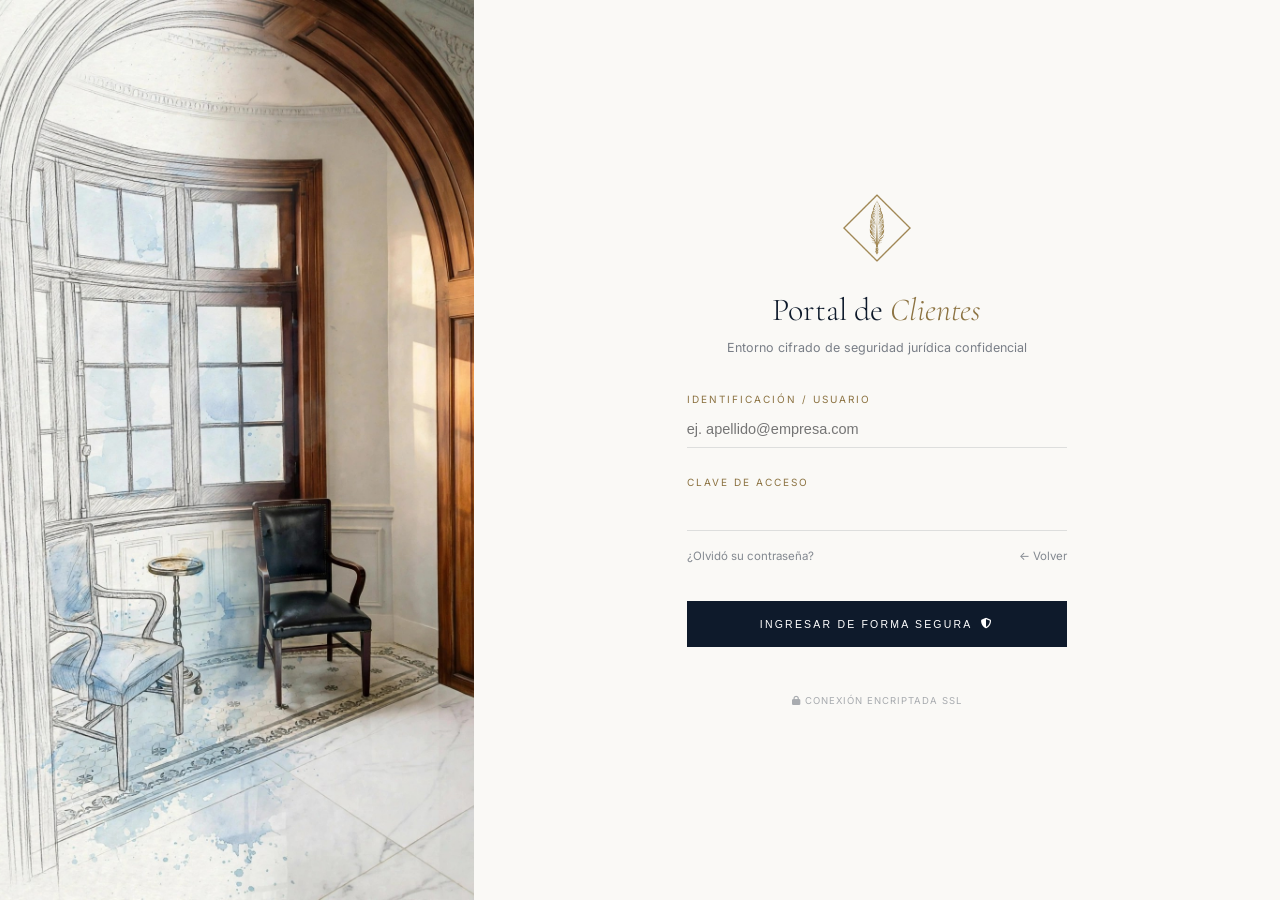
<file: portal.html>
<!DOCTYPE html>
<html lang="es">
<head>
<meta charset="UTF-8">
<meta name="viewport" content="width=device-width, initial-scale=1.0">
<title>Acceso Exclusivo Clientes | RIGANTI Escribanía</title>
<link rel="icon" type="image/png" href="favicon.png">
<link href="https://fonts.googleapis.com/css2?family=Cormorant+Garamond:ital,wght@0,300;0,400;0,600;1,300;1,400&family=Inter:wght@300;400;500;600&display=swap" rel="stylesheet">
<link rel="stylesheet" href="https://cdnjs.cloudflare.com/ajax/libs/font-awesome/6.5.0/css/all.min.css">
<style>
  :root{--bg:#FAF9F6;--text:#0E1A2B;--gold:#8C7342;--line:rgba(14,26,43,0.12)}
  *{margin:0;padding:0;box-sizing:border-box}
  body{font-family:'Inter',sans-serif;background:var(--bg);color:var(--text);overflow:hidden}
.portal-container{display:flex;width:100vw;height:100vh;background:#F9F6F0}
.portal-visual-side{flex:0 0 37%;height:100vh;background:#F9F6F0}
.portal-visual-side img{width:100%;height:100%;object-fit:cover;object-position:center top;display:block}
.portal-form-side{flex:0 0 63%;height:100vh;background:var(--bg);display:flex;align-items:center;justify-content:center;padding:4vw}
.portal-wrapper{width:100%;max-width:380px;text-align:center}
.portal-logo{height:68px;margin:0 auto 28px;display:block}
.portal-header h1{font-family:'Cormorant Garamond',serif;font-size:32px;font-weight:300;margin-bottom:10px}
.portal-header h1 i{font-style:italic;color:var(--gold)}
.portal-header p{font-size:12.5px;color:rgba(14,26,43,0.55);line-height:1.5;margin-bottom:36px}
.portal-form{display:flex;flex-direction:column;gap:28px;text-align:left}
.form-group-privado{display:flex;flex-direction:column;position:relative}
.form-group-privado label{font-size:10px;letter-spacing:2px;text-transform:uppercase;color:var(--gold);margin-bottom:6px}
.form-group-privado input{border:none;border-bottom:1px solid var(--line);background:transparent;padding:10px 0;font-size:14.5px;outline:none}
.portal-asistencia{display:flex;justify-content:space-between;font-size:11.5px;margin-top:-10px}
.portal-link-secundario{color:rgba(14,26,43,0.5);text-decoration:none}
.btn-ingreso-privado{margin-top:10px;background:var(--text);color:#fff;border:1px solid var(--text);height:46px;font-size:10.5px;letter-spacing:2.2px;text-transform:uppercase;display:flex;align-items:center;justify-content:center;gap:8px;cursor:pointer;width:100%}
.portal-footer{margin-top:48px;font-size:9.5px;letter-spacing:1px;color:rgba(14,26,43,0.35);text-transform:uppercase}
  @media (max-width:900px){.portal-visual-side{display:none}.portal-form-side{flex:1 1 100%}}
</style>
</head>
<body>
  <div class="portal-container">
    <div class="portal-visual-side">
      <img src="hall-portal-riganti-final2.jpg" alt="Boceto RIGANTI">
    </div>
    <div class="portal-form-side">
      <div class="portal-wrapper">
        <img src="logo-pluma-riganti-blanco-final.png" class="portal-logo" alt="RIGANTI">
        <div class="portal-header"><h1 id="t-title">Portal de <i>Clientes</i></h1><p id="t-sub">Entorno cifrado de seguridad jurídica confidencial</p></div>
        <form class="portal-form" onsubmit="event.preventDefault(); window.location.href='dashboard.html';">
          <div class="form-group-privado"><label id="t-user">Identificación / Usuario</label><input type="text" id="username" required placeholder="ej. apellido@empresa.com"></div>
          <div class="form-group-privado"><label id="t-pass">Clave de Acceso</label><input type="password" id="password" required></div>
          <div class="portal-asistencia"><a href="#" class="portal-link-secundario" id="t-forgot">¿Olvidó su contraseña?</a><a href="index.html" class="portal-link-secundario" id="t-back">← Volver</a></div>
          <button type="submit" class="btn-ingreso-privado"><span id="t-btn">Ingresar de forma segura</span> <i class="fa-solid fa-shield-halved"></i></button>
        </form>
        <div class="portal-footer" id="t-footer"><i class="fa-solid fa-lock"></i> Conexión encriptada SSL</div>
      </div>
    </div>
  </div>
<script>
  const dict={es:{title:'Portal de <i>Clientes</i>',sub:'Entorno cifrado de seguridad jurídica confidencial',user:'Identificación / Usuario',pass:'Clave de Acceso',forgot:'¿Olvidó su contraseña?',back:'← Volver',btn:'Ingresar de forma segura',footer:'Conexión encriptada SSL',ph:'ej. apellido@empresa.com'},en:{title:'Client <i>Portal</i>',sub:'Encrypted environment of confidential legal security',user:'Identification / User',pass:'Access Key',forgot:'Forgot your password?',back:'← Back',btn:'Secure Login',footer:'End-to-end SSL encrypted connection',ph:'e.g. surname@company.com'}};
  const lang=(new URLSearchParams(location.search).get('lang')||localStorage.getItem('riganti_lang')||'es')==='en'?'en':'es';const t=dict[lang];
  document.getElementById('t-title').innerHTML=t.title;document.getElementById('t-sub').innerText=t.sub;document.getElementById('t-user').innerText=t.user;document.getElementById('t-pass').innerText=t.pass;document.getElementById('t-forgot').innerText=t.forgot;document.getElementById('t-back').innerText=t.back;document.getElementById('t-btn').innerText=t.btn;document.getElementById('t-footer').innerHTML=`<i class="fa-solid fa-lock"></i> ${t.footer}`;document.getElementById('username').placeholder=t.ph;document.getElementById('t-back').href=lang==='en'?'index.html?lang=en':'index.html';
</script>
</body>
</html>
</file>
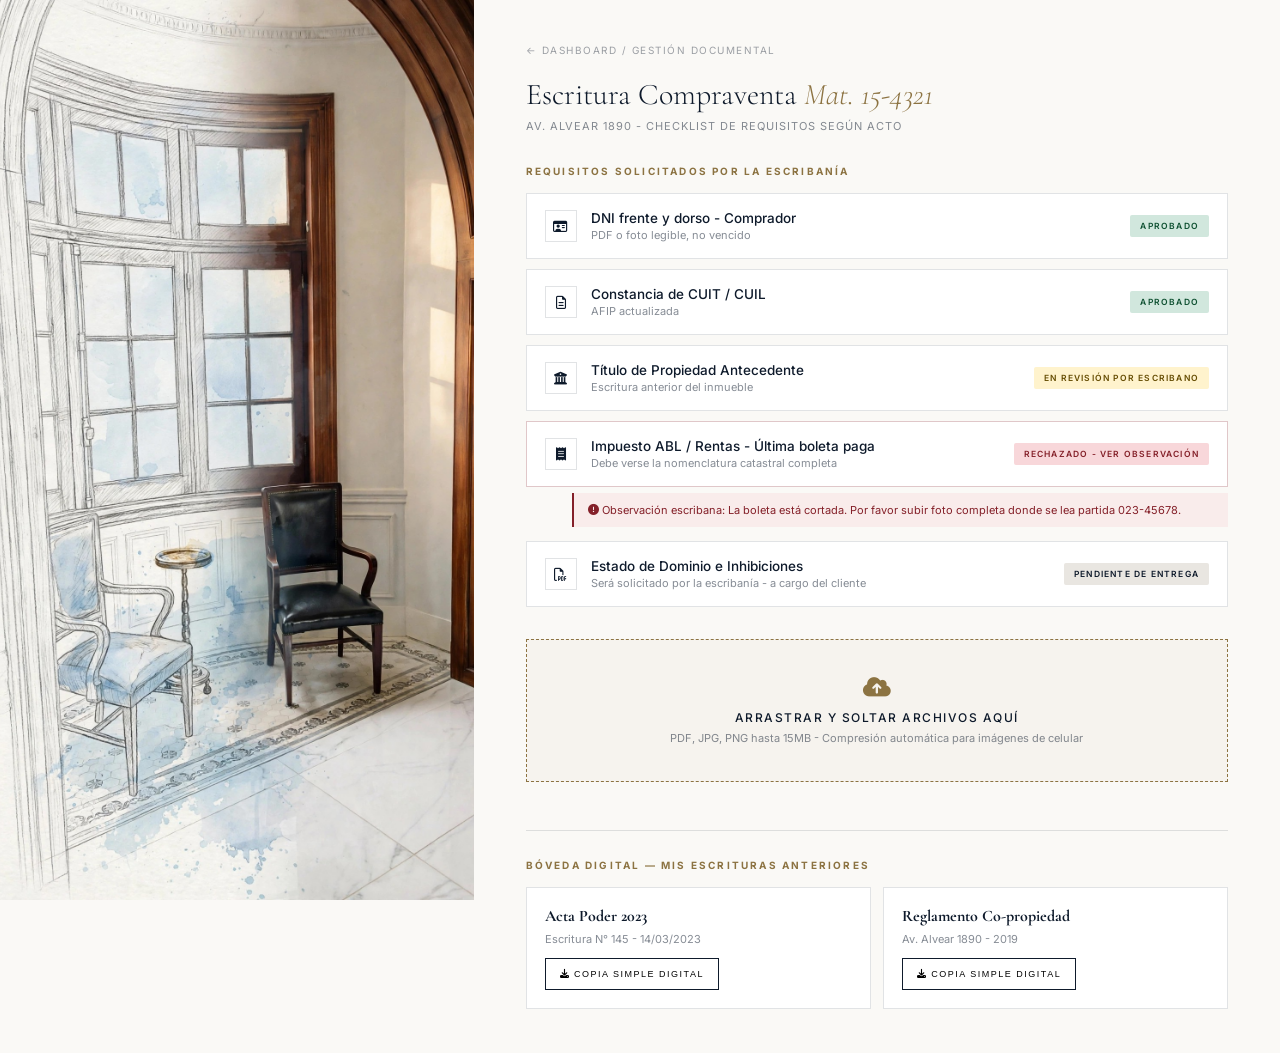
<file: tramite.html>
<!DOCTYPE html>
<html lang="es">
<head>
<meta charset="UTF-8"><meta name="viewport" content="width=device-width, initial-scale=1.0">
<title>Gestión Documental | RIGANTI</title>
<link href="https://fonts.googleapis.com/css2?family=Cormorant+Garamond:ital,wght@0,300;0,400;1,300&family=Inter:wght@300;400;500;600&display=swap" rel="stylesheet">
<link rel="stylesheet" href="https://cdnjs.cloudflare.com/ajax/libs/font-awesome/6.5.0/css/all.min.css">
<link rel="stylesheet" href="css/portal.css">
<style>
:root{--pend:#E9E6E1;--rev:#FFF3CD;--ap:#D1E7DD;--rej:#F8D7DA}
.header h1{font-family:'Cormorant Garamond',serif;font-size:30px;font-weight:300} .header h1 i{font-style:italic;color:var(--gold)} .header p{font-size:11px;letter-spacing:1px;color:rgba(14,26,43,0.5);text-transform:uppercase;margin-top:6px}
.checklist{margin:32px 0} .checklist h2{font-size:10px;letter-spacing:2.2px;text-transform:uppercase;color:var(--gold);margin-bottom:16px}
.item{display:flex;align-items:center;justify-content:space-between;background:var(--card);border:1px solid var(--line);padding:16px 18px;margin-bottom:10px}
.item-left{display:flex;align-items:center;gap:14px} .item-icon{width:32px;height:32px;border:1px solid var(--line);display:flex;align-items:center;justify-content:center;font-size:13px}
.item-info h4{font-size:13.5px;font-weight:500} .item-info p{font-size:11px;color:rgba(14,26,43,0.5);margin-top:2px}
.badge{font-size:8.5px;letter-spacing:1.2px;text-transform:uppercase;padding:6px 10px;border-radius:2px;font-weight:600}
.badge-pend{background:var(--pend);color:var(--text)} .badge-rev{background:var(--rev);color:#664D03} .badge-ap{background:var(--ap);color:#0F5132} .badge-rej{background:var(--rej);color:#842029}
.item.rej{border-color:rgba(132,32,41,0.25)} .obs{font-size:11px;color:#842029;background:rgba(248,215,218,0.4);padding:10px 14px;margin:-4px 0 14px 46px;border-left:2px solid #842029}
.upload-zone{border:1px dashed var(--gold);background:rgba(140,115,66,0.04);padding:36px;text-align:center;margin:28px 0;transition:.2s;cursor:pointer}
.upload-zone.dragover{background:rgba(140,115,66,0.08);border-color:var(--text)}
.upload-zone i{font-size:22px;color:var(--gold);margin-bottom:12px} .upload-zone h4{font-size:12px;letter-spacing:1.5px;text-transform:uppercase;font-weight:500} .upload-zone p{font-size:11px;color:rgba(14,26,43,0.5);margin-top:6px}
.file-list{margin-top:16px} .file-row{display:flex;align-items:center;justify-content:space-between;background:var(--card);border:1px solid var(--line);padding:12px 14px;margin-bottom:8px;font-size:12px}
.boveda{margin-top:48px;border-top:1px solid var(--line);padding-top:28px} .boveda-grid{display:grid;grid-template-columns:1fr 1fr;gap:12px;margin-top:16px}
.boveda-card{background:var(--card);border:1px solid var(--line);padding:18px} .boveda-card h4{font-family:'Cormorant Garamond',serif;font-size:16px} .boveda-card p{font-size:11px;color:rgba(14,26,43,0.5);margin:6px 0 12px} .btn-small{height:32px;padding:0 14px;border:1px solid var(--text);background:transparent;font-size:9px;letter-spacing:1.5px;text-transform:uppercase;cursor:pointer}
@media(max-width:900px){.boveda-grid{grid-template-columns:1fr}}
</style>
</head>
<body>
<div class="sidebar"><img src="hall-portal-riganti-final.jpg" alt="RIGANTI"></div>
<div class="main">
  <div class="breadcrumb"><a href="dashboard.html">← Dashboard</a> / Gestión Documental</div>
  <div class="header"><h1>Escritura Compraventa <i>Mat. 15-4321</i></h1><p>Av. Alvear 1890 - Checklist de requisitos según acto</p></div>

  <div class="checklist">
    <h2>Requisitos solicitados por la escribanía</h2>
    <div class="item"><div class="item-left"><div class="item-icon"><i class="fa-regular fa-id-card"></i></div><div class="item-info"><h4>DNI frente y dorso - Comprador</h4><p>PDF o foto legible, no vencido</p></div></div><span class="badge badge-ap">Aprobado</span></div>
    <div class="item"><div class="item-left"><div class="item-icon"><i class="fa-regular fa-file-lines"></i></div><div class="item-info"><h4>Constancia de CUIT / CUIL</h4><p>AFIP actualizada</p></div></div><span class="badge badge-ap">Aprobado</span></div>
    <div class="item"><div class="item-left"><div class="item-icon"><i class="fa-solid fa-building-columns"></i></div><div class="item-info"><h4>Título de Propiedad Antecedente</h4><p>Escritura anterior del inmueble</p></div></div><span class="badge badge-rev">En revisión por escribano</span></div>
    <div class="item rej"><div class="item-left"><div class="item-icon"><i class="fa-solid fa-receipt"></i></div><div class="item-info"><h4>Impuesto ABL / Rentas - Última boleta paga</h4><p>Debe verse la nomenclatura catastral completa</p></div></div><span class="badge badge-rej">Rechazado - Ver observación</span></div>
    <div class="obs"><i class="fa-solid fa-circle-exclamation"></i> Observación escribana: La boleta está cortada. Por favor subir foto completa donde se lea partida 023-45678.</div>
    <div class="item"><div class="item-left"><div class="item-icon"><i class="fa-regular fa-file-pdf"></i></div><div class="item-info"><h4>Estado de Dominio e Inhibiciones</h4><p>Será solicitado por la escribanía - a cargo del cliente</p></div></div><span class="badge badge-pend">Pendiente de entrega</span></div>
  </div>

  <div class="upload-zone" id="dropZone" onclick="document.getElementById('fileInput').click()">
    <i class="fa-solid fa-cloud-arrow-up"></i>
    <h4>Arrastrar y soltar archivos aquí</h4>
    <p>PDF, JPG, PNG hasta 15MB - Compresión automática para imágenes de celular</p>
    <input type="file" id="fileInput" hidden multiple accept=".pdf,.jpg,.jpeg,.png">
  </div>
  <div class="file-list" id="fileList"></div>

  <div class="boveda">
    <h2 style="font-size:10px;letter-spacing:2.2px;text-transform:uppercase;color:var(--gold)">Bóveda Digital — Mis Escrituras Anteriores</h2>
    <div class="boveda-grid">
      <div class="boveda-card"><h4>Acta Poder 2023</h4><p>Escritura N° 145 - 14/03/2023</p><button class="btn-small"><i class="fa-solid fa-download"></i> Copia Simple Digital</button></div>
      <div class="boveda-card"><h4>Reglamento Co-propiedad</h4><p>Av. Alvear 1890 - 2019</p><button class="btn-small"><i class="fa-solid fa-download"></i> Copia Simple Digital</button></div>
    </div>
  </div>
</div>

<script>
const dropZone=document.getElementById('dropZone'), fileInput=document.getElementById('fileInput'), fileList=document.getElementById('fileList');
['dragenter','dragover'].forEach(e=>dropZone.addEventListener(e,ev=>{ev.preventDefault();dropZone.classList.add('dragover')}));
['dragleave','drop'].forEach(e=>dropZone.addEventListener(e,ev=>{ev.preventDefault();dropZone.classList.remove('dragover')}));
dropZone.addEventListener('drop',ev=>{ handleFiles(ev.dataTransfer.files) });
fileInput.addEventListener('change',()=>handleFiles(fileInput.files));
function handleFiles(files){
  [...files].forEach(f=>{
    const compressed = f.size > 2*1024*1024 ? (f.size*0.45/1024/1024).toFixed(1)+' MB (comprimido)' : (f.size/1024/1024).toFixed(1)+' MB';
    const row=document.createElement('div'); row.className='file-row';
    row.innerHTML=`<span><i class="fa-regular fa-file"></i> ${f.name} — ${compressed}</span><span style="color:var(--gold);font-size:10px;letter-spacing:1px">SUBIENDO...</span>`;
    fileList.prepend(row);
    setTimeout(()=>{row.innerHTML=`<span><i class="fa-solid fa-check" style="color:#0F5132"></i> ${f.name} — ${compressed}</span><span class="badge badge-rev">En revisión</span>`}, 1200);
  });
}
</script>
</body>
</html>
</file>
<file: css/portal.css>
:root{--bg:#FAF9F6;--text:#0E1A2B;--gold:#8C7342;--line:rgba(14,26,43,0.12);--card:#fff}
*{margin:0;padding:0;box-sizing:border-box}
body{font-family:'Inter',sans-serif;background:var(--bg);color:var(--text);display:flex;min-height:100vh}
.sidebar{flex:0 0 37%;height:100vh;position:sticky;top:0;overflow:hidden;background:#F9F6F0}
.sidebar img{width:100%;height:100%;object-fit:cover;object-position:center top;display:block}
.main{flex:0 0 63%;padding:44px 52px;overflow-y:auto}
.breadcrumb{font-size:10px;letter-spacing:1.5px;text-transform:uppercase;color:rgba(14,26,43,0.4);margin-bottom:20px}
.breadcrumb a{color:inherit;text-decoration:none}
@media(max-width:900px){.sidebar{display:none}.main{flex:1 1 100%;padding:24px}}
</file>
